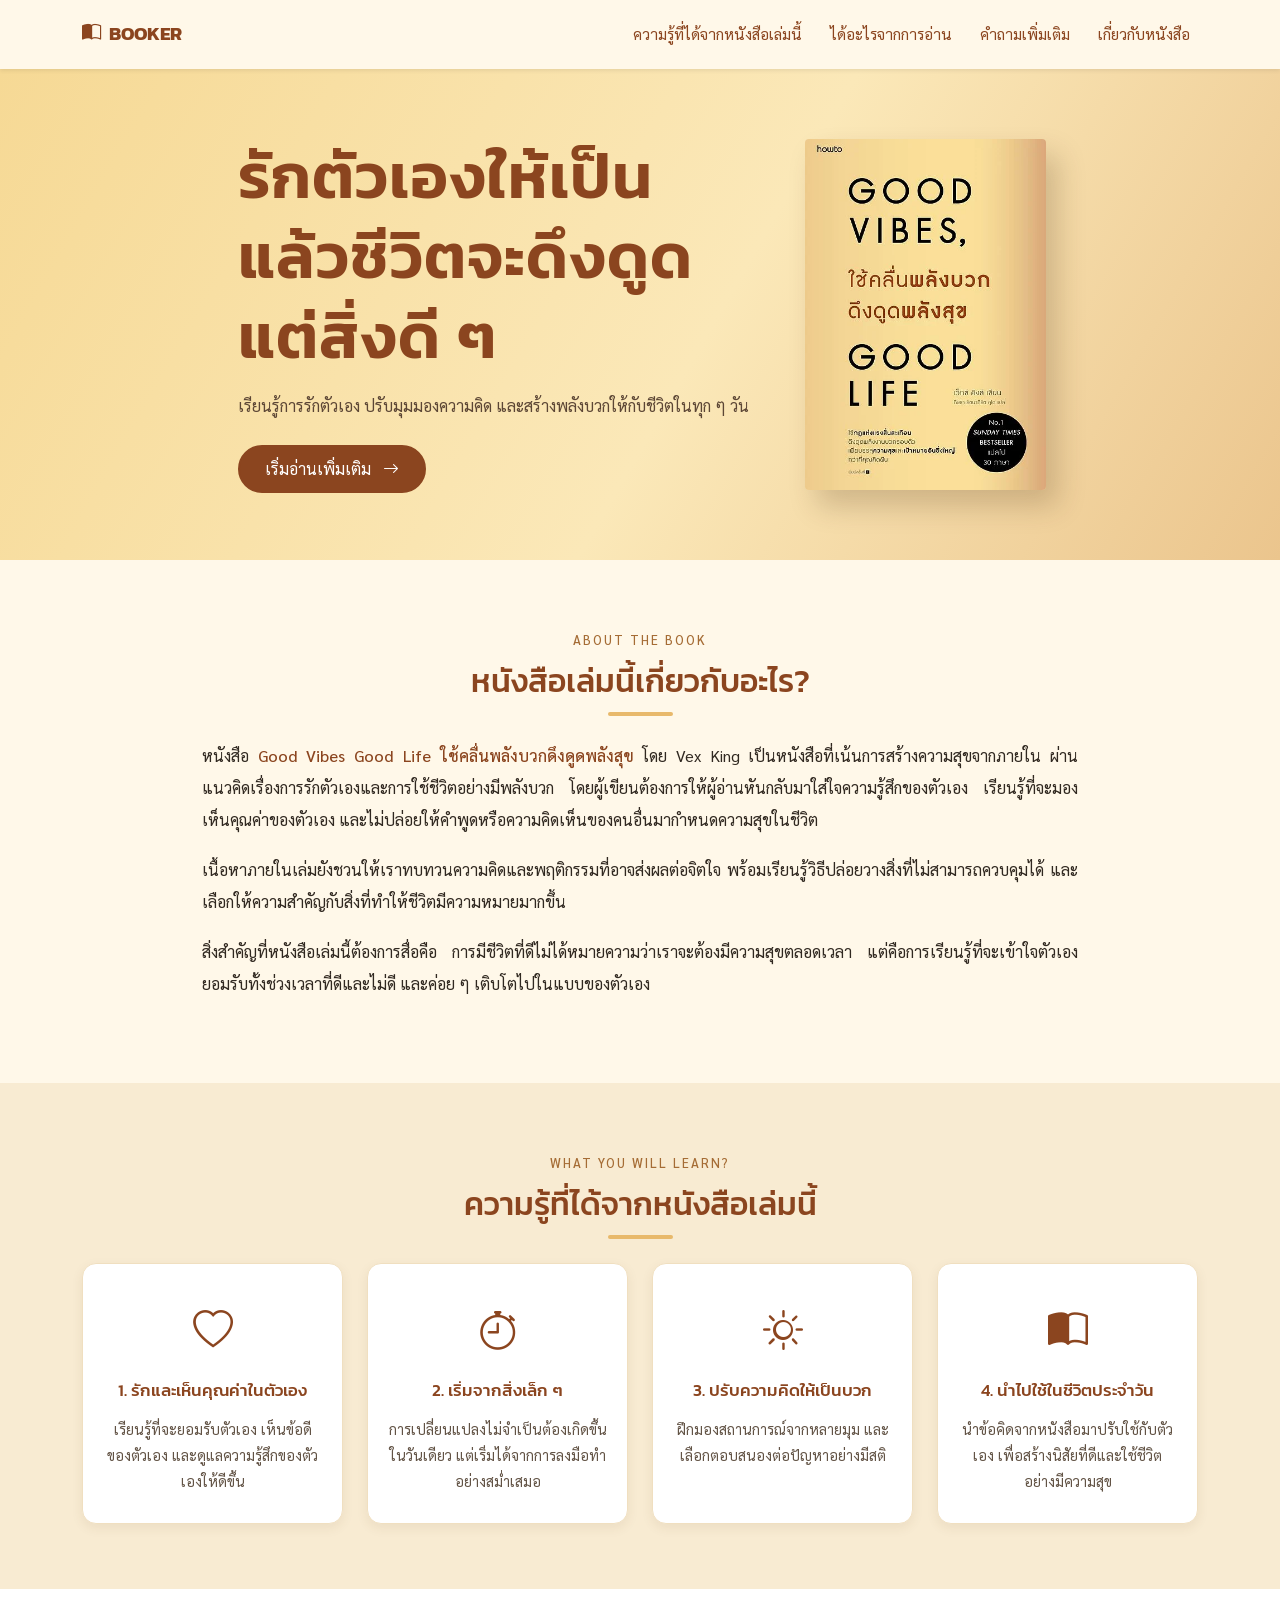
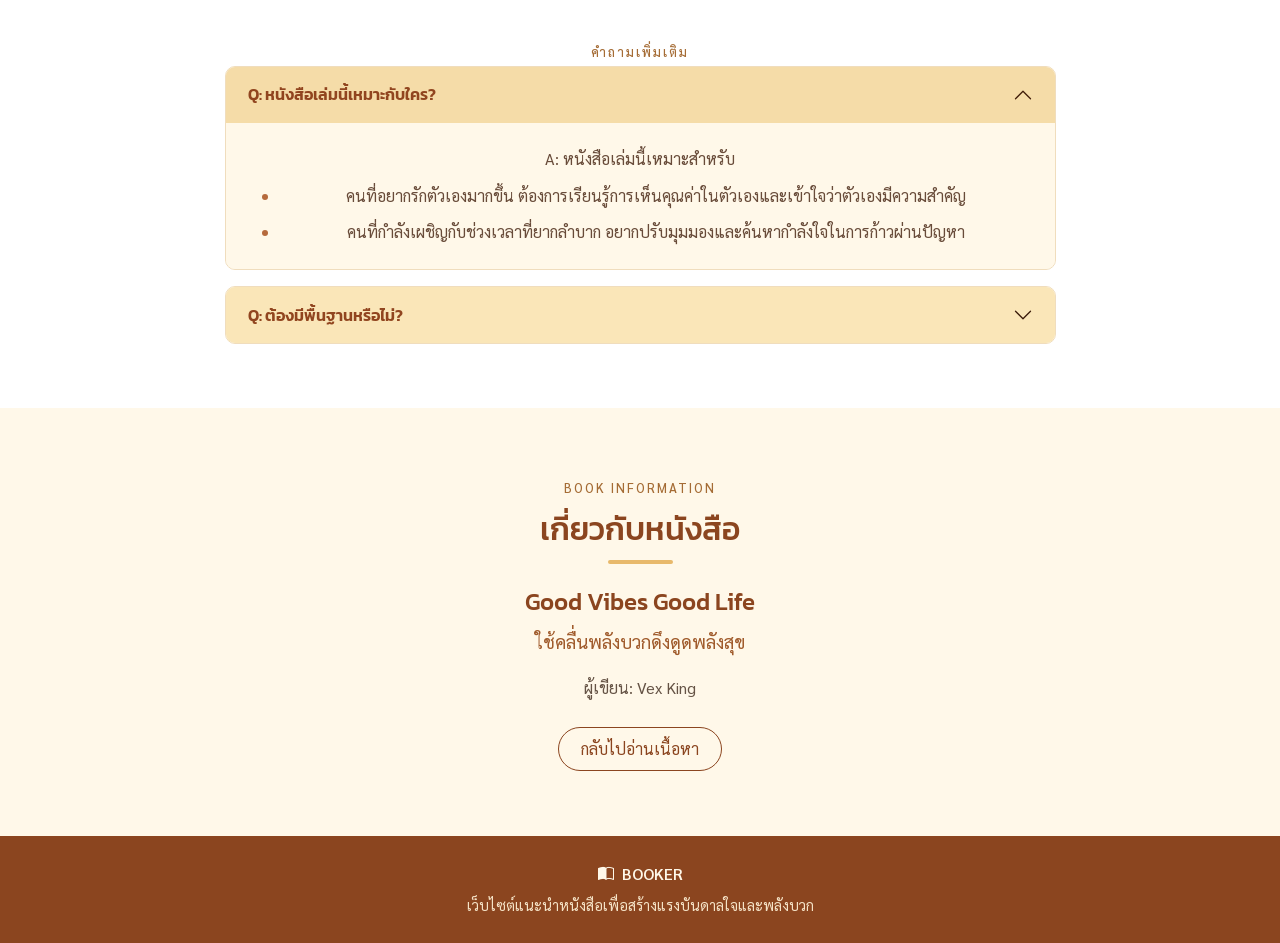
<file: index.html>
<!DOCTYPE html>
<html lang="th">
<head>
  <meta charset="UTF-8">
  <meta name="viewport" content="width=device-width, initial-scale=1.0">


  <title>BOOKER | Good Vibes Good Life</title>
  <meta name="keywords" content="Good Vibes Good Life ใช้คลื่นพลังบวกดึงดูดพลังสุข">
  <meta name="description" content="แนะนำหนังสือ Good Vibes Good Life โดย Vex King หนังสือพัฒนาตัวเองที่ชวนให้เห็นคุณค่าในตัวเอง ยอมรับตัวเอง ดูแลจิตใจตัวเอง และสร้างพลังบวกเพื่อชีวิตที่มีความสุข">

  <!-- Bootstrap 5 -->
  <link
    href="https://cdn.jsdelivr.net/npm/bootstrap@5.3.3/dist/css/bootstrap.min.css"
    rel="stylesheet"
  >

  <!-- Bootstrap Icons -->
  <link
    rel="stylesheet"
    href="https://cdn.jsdelivr.net/npm/bootstrap-icons@1.11.3/font/bootstrap-icons.min.css"
  >

  <!-- Google Fonts -->
  
<link rel="preconnect" href="https://fonts.googleapis.com">
<link rel="preconnect" href="https://fonts.gstatic.com" crossorigin>

<link href="https://fonts.googleapis.com/css2?family=Kanit:wght@300;400;500;600;700&family=Sarabun:wght@300;400;500;600;700&display=swap" rel="stylesheet">


  <!-- Custom CSS -->
  <link rel="stylesheet" href="style.css">
  <link href="https://unpkg.com/aos@2.3.1/dist/aos.css" rel="stylesheet">

</head>

<body>

  <!-- Navbar -->
  
<nav class="navbar navbar-expand-lg navbar-light bg-cream sticky-top shadow-sm">
    <div class="container">

        <a class="navbar-brand fw-bold brand-color" href="#">
            <i class="bi bi-book-half me-1"></i> BOOKER
        </a>

        <button
            class="navbar-toggler"
            type="button"
            data-bs-toggle="collapse"
            data-bs-target="#navbarMenu"
            aria-controls="navbarMenu"
            aria-expanded="false"
            aria-label="เปิดเมนู">

            <span class="navbar-toggler-icon"></span>
        </button>

        <div class="collapse navbar-collapse" id="navbarMenu">
            <ul class="navbar-nav ms-auto align-items-lg-center">

                <li class="nav-item">
                    <a class="nav-link" href="#about">
                        ความรู้ที่ได้จากหนังสือเล่มนี้
                    </a>
                </li>

                <li class="nav-item">
                    <a class="nav-link" href="#benefits">
                        ได้อะไรจากการอ่าน
                    </a>
                </li>

                <!-- เพิ่มเมนูคำถามเพิ่มเติม -->
                <li class="nav-item">
                    <a class="nav-link" href="#faq">
                        คำถามเพิ่มเติม
                    </a>
                </li>

                <li class="nav-item">
                    <a class="nav-link" href="#book">
                        เกี่ยวกับหนังสือ
                    </a>
                </li>

                

            </ul>
        </div>

    </div>
</nav>



  <!-- Hero Section -->
  <header class="hero-section">
    <div class="container">
      <div class="row align-items-center justify-content-center g-4">

        <div class="col-12 col-md-6 order-2 order-md-1">
          <div class="hero-content text-center text-md-start">

            <h1 class="hero-title fw-semibold"
            data-aos="fade-right">
              รักตัวเองให้เป็น<br>
              แล้วชีวิตจะดึงดูด<br>
              แต่สิ่งดี ๆ
            </h1>

            <p class="hero-description mt-3 mb-4"
            data-aos="fade-right">
              เรียนรู้การรักตัวเอง ปรับมุมมองความคิด
              และสร้างพลังบวกให้กับชีวิตในทุก ๆ วัน
            </p>

            <a href="#about" class="btn btn-book"
            data-aos="fade-right">
              เริ่มอ่านเพิ่มเติม
              <i class="bi bi-arrow-right ms-2"></i>
            </a>
          </div>
        </div>

        <div class="col-9 col-sm-7 col-md-4 col-lg-3 order-1 order-md-2">
          <div class="book-image-wrapper text-center"
                data-aos="fade-left"
       data-aos-duration="3000"
       data-aos-once="true">
            <img
              src="images/book cover.webp"
              alt="ปกหนังสือ Good Vibes Good Life ใช้คลื่นพลังบวกดึงดูดพลังสุข"
              class="img-fluid book-cover"
            >
          </div>
        </div>

      </div>
    </div>
  </header>


  <!-- About Book -->
  <main>
    <section id="about" class="section-padding">
      <div class="container content-container">

        <div class="text-center mb-4">
          <span class="section-label">ABOUT THE BOOK</span>
          <h2 class="section-title mt-2">หนังสือเล่มนี้เกี่ยวกับอะไร?</h2>
          <div class="title-line mx-auto"></div>
        </div>

        <div class="about-text">
          <p>
            หนังสือ <strong>Good Vibes Good Life ใช้คลื่นพลังบวกดึงดูดพลังสุข</strong>
            โดย Vex King เป็นหนังสือที่เน้นการสร้างความสุขจากภายใน ผ่านแนวคิดเรื่องการรักตัวเองและการใช้ชีวิตอย่างมีพลังบวก 
            โดยผู้เขียนต้องการให้ผู้อ่านหันกลับมาใส่ใจความรู้สึกของตัวเอง เรียนรู้ที่จะมองเห็นคุณค่าของตัวเอง 
            และไม่ปล่อยให้คำพูดหรือความคิดเห็นของคนอื่นมากำหนดความสุขในชีวิต
          </p>

          <p>
            เนื้อหาภายในเล่มยังชวนให้เราทบทวนความคิดและพฤติกรรมที่อาจส่งผลต่อจิตใจ 
            พร้อมเรียนรู้วิธีปล่อยวางสิ่งที่ไม่สามารถควบคุมได้ และเลือกให้ความสำคัญกับสิ่งที่ทำให้ชีวิตมีความหมายมากขึ้น
          </p>

          <p>
            สิ่งสำคัญที่หนังสือเล่มนี้ต้องการสื่อคือ การมีชีวิตที่ดีไม่ได้หมายความว่าเราจะต้องมีความสุขตลอดเวลา 
            แต่คือการเรียนรู้ที่จะเข้าใจตัวเอง ยอมรับทั้งช่วงเวลาที่ดีและไม่ดี และค่อย ๆ เติบโตไปในแบบของตัวเอง
          </p>
        </div>

      </div>
    </section>


    <!-- Benefits -->
    <section id="benefits" class="benefits-section section-padding">
      <div class="container">

        <div class="text-center mb-4">
          <span class="section-label">WHAT YOU WILL LEARN?</span>
          <h2 class="section-title mt-2">ความรู้ที่ได้จากหนังสือเล่มนี้</h2>
          <div class="title-line mx-auto"></div>
        </div>

        <div class="row g-4">

          <!-- Card 1 -->
          
<div class="col-12 col-sm-6 col-lg-3">
  <div class="card benefit-card h-100 text-center"
       data-aos="flip-left"
       data-aos-duration="2000"
       data-aos-once="true">

    <div class="card-body">
      <div class="benefit-icon">
        <i class="bi bi-heart"></i>
      </div>
      <h3 class="benefit-title">1. รักและเห็นคุณค่าในตัวเอง</h3>
      <p class="benefit-text">
        เรียนรู้ที่จะยอมรับตัวเอง เห็นข้อดีของตัวเอง
        และดูแลความรู้สึกของตัวเองให้ดีขึ้น
      </p>
    </div>

  </div>
</div>


          <!-- Card 2 -->
          <div class="col-12 col-sm-6 col-lg-3">
            <div class="card benefit-card h-100 text-center"
             data-aos="flip-left"
            data-aos-duration="2000"
            data-aos-delay="150"
            data-aos-once="true">

              <div class="card-body">
                <div class="benefit-icon">
                  <i class="bi bi-stopwatch"></i>
                </div>
                <h3 class="benefit-title">2. เริ่มจากสิ่งเล็ก ๆ</h3>
                <p class="benefit-text">
                  การเปลี่ยนแปลงไม่จำเป็นต้องเกิดขึ้นในวันเดียว
                  แต่เริ่มได้จากการลงมือทำอย่างสม่ำเสมอ
                </p>
              </div>
            </div>
          </div>

          <!-- Card 3 -->
          <div class="col-12 col-sm-6 col-lg-3">
            <div class="card benefit-card h-100 text-center"
             data-aos="flip-left"
            data-aos-duration="2000"
            data-aos-delay="300"
            data-aos-once="true">

              <div class="card-body">
                <div class="benefit-icon">
                  <i class="bi bi-sun"></i>
                </div>
                <h3 class="benefit-title">3. ปรับความคิดให้เป็นบวก</h3>
                <p class="benefit-text">
                  ฝึกมองสถานการณ์จากหลายมุม
                  และเลือกตอบสนองต่อปัญหาอย่างมีสติ
                </p>
              </div>
            </div>
          </div>

          <!-- Card 4 -->
          <div class="col-12 col-sm-6 col-lg-3">
            <div class="card benefit-card h-100 text-center"
            data-aos="flip-left"
            data-aos-duration="2000"
            data-aos-delay="450"
            data-aos-once="true">

              <div class="card-body">
                <div class="benefit-icon">
                  <i class="bi bi-book-half"></i>
                </div>
                <h3 class="benefit-title">4. นำไปใช้ในชีวิตประจำวัน</h3>
                <p class="benefit-text">
                  นำข้อคิดจากหนังสือมาปรับใช้กับตัวเอง
                  เพื่อสร้างนิสัยที่ดีและใช้ชีวิตอย่างมีความสุข
                </p>
              </div>
            </div>
          </div>

        </div>
      </div>
    </section>

        <!-- FAQ Section Start -->
<section id="faq" class="py-5">
    <div class="container text-center">

      <span class="section-label">คำถามเพิ่มเติม</span>

        <!-- Accordion -->
        <div class="row justify-content-center">
            <div class="col-lg-9">

                <div class="accordion" id="faqAccordion">

                    <!-- Accordion Item 1 -->
                    <div class="accordion-item mb-3 border rounded-3 overflow-hidden">

                        <h2 class="accordion-header">
                            <button class="accordion-button fw-semibold"
                                type="button"
                                data-bs-toggle="collapse"
                                data-bs-target="#faqOne"
                                aria-expanded="true"
                                aria-controls="faqOne">
                                Q: หนังสือเล่มนี้เหมาะกับใคร?
                            </button>
                        </h2>

                        <div id="faqOne"
                            class="accordion-collapse collapse show"
                            data-bs-parent="#faqAccordion">

                            <div class="accordion-body">
                                <p class="mb-2">
                                    A: หนังสือเล่มนี้เหมาะสำหรับ
                                </p>

                                <ul class="mb-0">
                                    <li class="mb-2">
                                        คนที่อยากรักตัวเองมากขึ้น ต้องการเรียนรู้การเห็นคุณค่าในตัวเองและเข้าใจว่าตัวเองมีความสำคัญ
                                    </li>
                                    <li>
                                        คนที่กำลังเผชิญกับช่วงเวลาที่ยากลำบาก อยากปรับมุมมองและค้นหากำลังใจในการก้าวผ่านปัญหา
                                    </li>
                                </ul>
                            </div>

                        </div>
                    </div>

                    <!-- Accordion Item 2 -->
                    <div class="accordion-item mb-3 border rounded-3 overflow-hidden">
                        <h2 class="accordion-header">
                            <button class="accordion-button collapsed fw-semibold"
                                type="button"
                                data-bs-toggle="collapse"
                                data-bs-target="#faqTwo"
                                aria-expanded="false"
                                aria-controls="faqTwo">
                                Q: ต้องมีพื้นฐานหรือไม่?
                            </button>
                        </h2>

                        <div id="faqTwo"
                            class="accordion-collapse collapse"
                            data-bs-parent="#faqAccordion">

                            <div class="accordion-body">
                                <p class="mb-0">
                                    A: ไม่จำเป็นต้องมีพื้นฐาน เพราะหนังสือเล่มนี้เหมาะสำหรับผู้อ่านทั่วไปที่ต้องการทำความเข้าใจตัวเองและเรียนรู้แนวคิดเกี่ยวกับการรักตัวเอง
                                </p>
                            </div>

                        </div>
                    </div>

                </div>
                <!-- End Accordion -->

            </div>
        </div>

    </div>
</section>
<!-- FAQ Section End -->

<!-- Book Information -->
    <section id="book" class="book-info-section section-padding">
      <div class="container content-container text-center">
        <span class="section-label">BOOK INFORMATION</span>
        <h2 class="section-title mt-2">เกี่ยวกับหนังสือ</h2>
        <div class="title-line mx-auto mb-4"></div>

        <h3 class="book-name">
          Good Vibes Good Life
        </h3>
        <p class="book-thai-title">
          ใช้คลื่นพลังบวกดึงดูดพลังสุข
        </p>
        <p class="book-author">ผู้เขียน: Vex King</p>

        <a href="#about" class="btn btn-outline-book mt-2">
          กลับไปอ่านเนื้อหา
        </a>
      </div>
    </section>

  <!-- Footer -->
  <footer class="site-footer py-4">
    <div class="container text-center">
      <p class="mb-1 fw-semibold">
        <i class="bi bi-book-half me-1"></i> BOOKER
      </p>
      <p class="mb-0 footer-text">
        เว็บไซต์แนะนำหนังสือเพื่อสร้างแรงบันดาลใจและพลังบวก
      </p>
    </div>
  </footer>

  


  
<!-- Bootstrap JavaScript -->
<script src="https://cdn.jsdelivr.net/npm/bootstrap@5.3.3/dist/js/bootstrap.bundle.min.js"></script>

<!-- AOS JavaScript -->
<script src="https://unpkg.com/aos@2.3.1/dist/aos.js"></script>

<script>
    document.addEventListener("DOMContentLoaded", function () {
        AOS.init({
            duration: 1000,
            once: false,
            mirror: true,
        });
    });
</script>
</body>
</html>
</file>
<file: style.css>
/* =========================
   1. กำหนดสีหลักของเว็บไซต์
========================= */
:root {
  --cream: #FFF8E9;
  --yellow: #F6D995;
  --light-yellow: #F6E7C5;
  --gold: #E8B96B;
  --brown: #8B451F;
  --dark-brown: #693316;
  --text-color: #302820;
  --white: #FFFFFF;
}

/* =========================
   2. รูปแบบพื้นฐาน
========================= */

body {
    font-family: "Sarabun", sans-serif;
    font-weight: 400;
    color: #302820;
    line-height: 1.8;
}

h1, h2, h3,
.navbar-brand,
.section-title,
.benefit-title,
.book-name {
    font-family: "Kanit", sans-serif;
    font-weight: 500;
}

.hero-title {
    font-family: "Kanit", sans-serif;
    font-weight: 600;
    line-height: 1.3;
}


a {
  text-decoration: none;
}

section {
  scroll-margin-top: 80px;
}

/* =========================
   3. Navbar
========================= */
.bg-cream {
  background-color: var(--cream);
}

.navbar {
  padding: 12px 0;
}

.brand-color {
  color: var(--brown);
  font-size: 1.2rem;
}

.brand-color:hover {
  color: var(--dark-brown);
}

.navbar .nav-link {
  color: var(--brown);
  font-size: 0.95rem;
  margin-left: 12px;
  transition: color 0.2s ease;
}

.navbar .nav-link:hover {
  color: var(--gold);
}

/* =========================
   4. Hero Section
========================= */
.hero-section {
  background: linear-gradient(
    120deg,
    #F6D995 0%,
    #FBE8B8 55%,
    #EBC58D 100%
  );
  padding: 60px 0;
}

.hero-content {
  max-width: 520px;
  margin: 0 auto;
}

.hero-subtitle {
  color: var(--dark-brown);
  font-size: 1.1rem;
  font-weight: 400;
}

.hero-title {
  color: var(--brown);
  font-size: clamp(2.5rem, 5vw, 4rem);
  line-height: 1.25;
  letter-spacing: 1px;
}

.hero-description {
  color: #5C4635;
  font-size: 1rem;
}

.btn-book {
  display: inline-block;
  background-color: var(--brown);
  color: var(--white);
  border: 2px solid var(--brown);
  border-radius: 30px;
  padding: 10px 25px;
  transition: all 0.25s ease;
}

.btn-book:hover {
  background-color: var(--dark-brown);
  border-color: var(--dark-brown);
  color: var(--white);
  transform: translateY(-2px);
}

.book-image-wrapper {
  padding: 10px;
}

.book-cover {
  width: 100%;
  max-width: 300px;
  height: auto;
  border-radius: 4px;
  box-shadow: 12px 16px 28px rgba(77, 48, 23, 0.22);
  transition: transform 0.3s ease;
}

.book-cover:hover {
  transform: translateY(-5px);
}

/* =========================
   5. Section ทั่วไป
========================= */
.section-padding {
  padding: 65px 0;
}

.content-container {
  max-width: 900px;
}

.section-label {
  color: #A56C35;
  font-size: 0.8rem;
  font-weight: 500;
  letter-spacing: 2px;
}

.section-title {
  color: var(--brown);
  font-size: clamp(1.5rem, 3vw, 2rem);
  font-weight: 500;
}

.title-line {
  width: 65px;
  height: 4px;
  margin-top: 12px;
  background-color: var(--gold);
  border-radius: 5px;
}

/* =========================
   6. เนื้อหาแนะนำหนังสือ
========================= */
#about {
  background-color: var(--cream);
}

.about-text {
  font-size: 1rem;
  line-height: 2;
  text-align: justify;
}

.about-text p {
  margin-bottom: 18px;
}

.about-text strong {
  color: var(--brown);
  font-weight: 500;
}

/* =========================
   7. การ์ดความรู้ 4 ใบ
========================= */
.benefits-section {
  background-color: #F8EBD2;
}

.benefit-card {
  background-color: var(--white);
  border: 1px solid #F0DFC0;
  border-radius: 14px;
  box-shadow: 0 4px 12px rgba(92, 61, 30, 0.08);
  transition: transform 0.25s ease,
              box-shadow 0.25s ease;
}

.benefit-card:hover {
  transform: translateY(-6px);
  box-shadow: 0 10px 22px rgba(92, 61, 30, 0.14);
}

.benefit-card .card-body {
  padding: 28px 20px;
}

.benefit-icon {
  color: var(--brown);
  font-size: 2.5rem;
  margin-bottom: 14px;
}

.benefit-title {
  color: var(--brown);
  font-size: 1.05rem;
  font-weight: 500;
  line-height: 1.6;
  margin-bottom: 12px;
}

.benefit-text {
  color: #625345;
  font-size: 0.9rem;
  line-height: 1.8;
  margin-bottom: 0;
}

/* =========================
   8. ข้อมูลหนังสือ
========================= */
.book-info-section {
  background-color: var(--cream);
}

.book-name {
  color: var(--brown);
  font-size: 1.5rem;
  font-weight: 500;
}

.book-thai-title {
  color: #A05B2C;
  font-size: 1.15rem;
}

.book-author {
  color: #655345;
}

.btn-outline-book {
  color: var(--brown);
  border: 1px solid var(--brown);
  border-radius: 30px;
  padding: 9px 22px;
  transition: all 0.2s ease;
}

.btn-outline-book:hover {
  color: var(--white);
  background-color: var(--brown);
}

/* =========================
   9. Footer
========================= */
.site-footer {
  background-color: var(--brown);
  color: var(--cream);
}

.footer-text {
  color: #F5E3C7;
  font-size: 0.9rem;
}

/* =========================
   10. Responsive สำหรับมือถือ
========================= */
@media (max-width: 767.98px) {
  .hero-section {
    padding: 35px 0 45px;
  }

  .hero-title {
    font-size: 2.5rem;
  }

  .hero-description {
    font-size: 0.95rem;
  }

  .book-cover {
    max-width: 230px;
  }

  .section-padding {
    padding: 45px 0;
  }

  .about-text {
    font-size: 0.95rem;
    text-align: left;
  }

  .benefit-card .card-body {
    padding: 22px 16px;
  }

  .navbar .nav-link {
    margin-left: 0;
    padding: 8px 0;
  }
}


/* Accordion Item */
.accordion-item {
    border: 1px solid #F0DDBD !important;
    border-radius: 10px !important;
    overflow: hidden;
    background-color: #FFF8E9;
    margin-bottom: 15px;
}

/* Accordion Header */
.accordion-button {
    background-color: #FAE6B8;
    color: #91451F;
    font-weight: 600;
    padding: 18px 22px;
    box-shadow: none !important;
}

/* Accordion Hover */
.accordion-button:hover {
    background-color: #F5DCA8;
    color: #783B1C;
}

/* Accordion Active */
.accordion-button:not(.collapsed) {
    background-color: #F5DCA8;
    color: #91451F;
    box-shadow: none;
}

/* Accordion Arrow */
.accordion-button::after {
    filter: sepia(1) saturate(5)
            hue-rotate(340deg) brightness(0.7);
}

/* Accordion Body */
.accordion-body {
    background-color: #FFF8E9;
    color: #684B39;
    line-height: 1.8;
    padding: 22px;
}

/* Bullet List */
.accordion-body ul li::marker {
    color: #B66A3C;
}

/* Focus */
.accordion-button:focus {
    box-shadow: none;
}


/* Responsive Accordion */

/* Tablet */
@media (max-width: 991.98px) {
    .accordion-button {
        padding: 16px 18px;
        font-size: 15px;
    }

    .accordion-body {
        padding: 18px;
    }
}

/* Mobile */
@media (max-width: 575.98px) {
    .accordion-item {
        margin-bottom: 12px;
    }

    .accordion-button {
        padding: 14px 15px;
        font-size: 14px;
    }

    .accordion-body {
        padding: 15px;
        font-size: 14px;
        line-height: 1.8;
    }

    .accordion-body ul {
        padding-left: 20px;
    }
}
</file>
